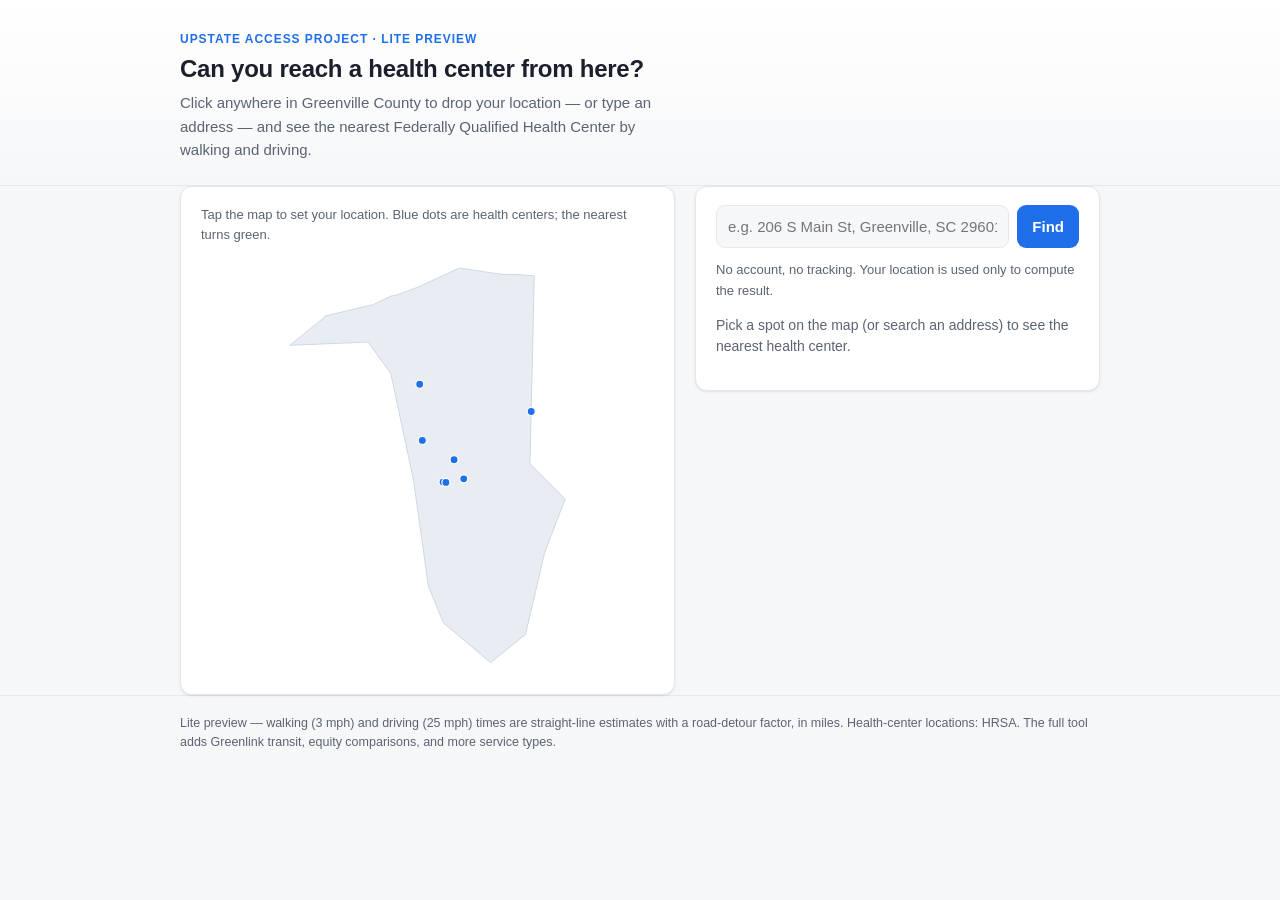
<file: deploy/lite/index.html>
<!doctype html><html lang="en"><head><meta charset="utf-8"><meta name="viewport" content="width=device-width,initial-scale=1"></head><body>
<title>Greenville County — Nearest Health Center (lite)</title>
<style>
:root{
  --bg:#f6f7f9; --panel:#fff; --ink:#1a1f2b; --ink-soft:#5b6472; --line:#e4e7ec;
  --accent:#1f6feb; --accent-soft:#e8f0fe; --good:#197a3d; --danger:#b4232a;
  --shadow:0 1px 3px rgba(16,24,40,.06),0 1px 2px rgba(16,24,40,.04); --radius:12px;
  --land:#e8edf3; --land-line:#c7d0da;
}
@media (prefers-color-scheme:dark){:root{
  --bg:#0f1218; --panel:#171b24; --ink:#e8ebf1; --ink-soft:#9aa4b2; --line:#262c38;
  --accent:#4f8cff; --accent-soft:#182338; --good:#4ec27e; --danger:#ff6b6b; --shadow:none;
  --land:#1c2430; --land-line:#33404f;
}}
:root[data-theme=dark]{color-scheme:dark;--bg:#0f1218;--panel:#171b24;--ink:#e8ebf1;--ink-soft:#9aa4b2;--line:#262c38;--accent:#4f8cff;--accent-soft:#182338;--good:#4ec27e;--danger:#ff6b6b;--shadow:none;--land:#1c2430;--land-line:#33404f;}
:root[data-theme=light]{color-scheme:light;--bg:#f6f7f9;--panel:#fff;--ink:#1a1f2b;--ink-soft:#5b6472;--line:#e4e7ec;--accent:#1f6feb;--accent-soft:#e8f0fe;--good:#197a3d;--danger:#b4232a;--land:#e8edf3;--land-line:#c7d0da;}
*{box-sizing:border-box}
body{margin:0;background:var(--bg);color:var(--ink);
  font:15px/1.55 -apple-system,BlinkMacSystemFont,"Segoe UI",Roboto,Helvetica,Arial,sans-serif;-webkit-font-smoothing:antialiased}
.wrap{max-width:960px;margin:0 auto;padding:0 20px}
header{background:linear-gradient(180deg,var(--panel),var(--bg));border-bottom:1px solid var(--line);padding:30px 0 24px}
.eyebrow{text-transform:uppercase;letter-spacing:.08em;font-size:12px;font-weight:600;color:var(--accent);margin:0 0 6px}
h1{font-size:24px;line-height:1.2;margin:0 0 8px;letter-spacing:-.01em;text-wrap:balance}
.sub{color:var(--ink-soft);margin:0;max-width:60ch}
main{padding:22px 0 44px;display:grid;grid-template-columns:1.1fr .9fr;gap:20px;align-items:start}
@media(max-width:760px){main{grid-template-columns:1fr}}
.card{background:var(--panel);border:1px solid var(--line);border-radius:var(--radius);box-shadow:var(--shadow);padding:18px 20px}
.maphint{font-size:13px;color:var(--ink-soft);margin:0 0 10px}
svg.map{width:100%;height:auto;display:block;border-radius:10px;background:var(--panel)}
.county{fill:var(--land);stroke:var(--land-line);stroke-width:1}
.fqhc{fill:var(--accent);stroke:var(--panel);stroke-width:1.5;cursor:pointer}
.fqhc.near{fill:var(--good)}
.pin{fill:var(--danger);stroke:#fff;stroke-width:2}
.route{stroke:var(--good);stroke-width:2;stroke-dasharray:4 3;fill:none}
.form{display:flex;gap:8px;margin-bottom:12px}
input{flex:1;font:inherit;padding:9px 11px;border-radius:9px;border:1px solid var(--line);background:var(--bg);color:var(--ink)}
input:focus{outline:2px solid var(--accent);border-color:var(--accent)}
button{font:inherit;font-weight:600;padding:9px 15px;border:none;border-radius:9px;background:var(--accent);color:#fff;cursor:pointer}
.status{font-size:13px;color:var(--ink-soft);min-height:18px;margin:0 0 12px}
.status.warn{color:var(--danger)}
.result{margin-top:4px}
.result .lead{font-size:13px;color:var(--ink-soft);text-transform:uppercase;letter-spacing:.05em;margin:0 0 4px}
.result .fname{font-size:19px;font-weight:700;letter-spacing:-.01em;margin:0}
.result .faddr{color:var(--ink-soft);font-size:13.5px;margin:2px 0 12px}
.modes{display:grid;grid-template-columns:1fr 1fr;gap:10px;margin-bottom:14px}
.mode{border:1px solid var(--line);border-radius:10px;padding:12px 14px}
.mode .lbl{font-size:12px;color:var(--ink-soft);text-transform:uppercase;letter-spacing:.05em}
.mode .big{font-size:26px;font-weight:700;letter-spacing:-.02em}
.mode .mi{font-size:12.5px;color:var(--ink-soft)}
.all{list-style:none;margin:6px 0 0;padding:0;font-size:13.5px}
.all li{display:flex;justify-content:space-between;gap:10px;padding:6px 0;border-bottom:1px solid var(--line);cursor:pointer}
.all li:hover{color:var(--accent)}
.all li .r{color:var(--ink-soft);font-variant-numeric:tabular-nums;white-space:nowrap}
.empty{color:var(--ink-soft);font-size:14px}
footer{border-top:1px solid var(--line);padding:18px 0 40px;color:var(--ink-soft);font-size:12.5px}
footer a{color:var(--accent)}
</style>
<header><div class="wrap">
  <p class="eyebrow">Upstate Access Project · lite preview</p>
  <h1>Can you reach a health center from here?</h1>
  <p class="sub">Click anywhere in Greenville County to drop your location — or type an address —
  and see the nearest Federally Qualified Health Center by walking and driving.</p>
</div></header>
<main class="wrap">
  <section class="card">
    <p class="maphint">Tap the map to set your location. Blue dots are health centers; the nearest turns green.</p>
    <svg id="map" class="map" role="img" aria-label="Greenville County map — click to set your location"></svg>
  </section>
  <section class="card">
    <form id="addr-form" class="form">
      <input id="addr" type="text" autocomplete="off" placeholder="e.g. 206 S Main St, Greenville, SC 29601" />
      <button type="submit">Find</button>
    </form>
    <p id="status" class="status">No account, no tracking. Your location is used only to compute the result.</p>
    <div id="result" class="result"><p class="empty">Pick a spot on the map (or search an address) to see the nearest health center.</p></div>
  </section>
</main>
<footer><div class="wrap">
  Lite preview — walking (3&nbsp;mph) and driving (25&nbsp;mph) times are straight-line estimates with a
  road-detour factor, in miles. Health-center locations: HRSA. The full tool adds Greenlink transit,
  equity comparisons, and more service types.
</div></footer>
<script>
const FQHC=[{"name": "Berea", "address": "8000 White Horse Rd", "city": "Greenville", "zip": "29617-1834", "phone": "864-729-8330", "lat": 34.89313457, "lon": -82.46722581}, {"name": "GREER", "address": "111 Berry Ave # A", "city": "Greer", "zip": "29651-1307", "phone": "864-801-2035", "lat": 34.94623694, "lon": -82.22309341}, {"name": "NEW HORIZON FAMILY DENTAL CARE", "address": "1 Memorial Medical Dr", "city": "Greenville", "zip": "29605-4407", "phone": "864-351-2400 x3005", "lat": 34.8164573, "lon": -82.42079351}, {"name": "New Horizon Family Health Services Main Site", "address": "975 W Faris Rd", "city": "Greenville", "zip": "29605-4241", "phone": "864-729-8330 x2259", "lat": 34.81587848, "lon": -82.41432955}, {"name": "ReGenesis Health Care-Phoenix Center", "address": "1400 Cleveland St", "city": "Greenville", "zip": "29607-2410", "phone": "864-467-3790", "lat": 34.82233661, "lon": -82.3743379}, {"name": "TRAVELERS REST", "address": "1588 Geer Hwy", "city": "Travelers Rest", "zip": "29690-9204", "phone": "864-836-1109", "lat": 34.99656759, "lon": -82.47314168}, {"name": "Unity Health On Main", "address": "505 N Main St STE C", "city": "Greenville", "zip": "29601-2019", "phone": "864-232-2734", "lat": 34.85747561, "lon": -82.39606689}];
const GEOM={"type": "Polygon", "coordinates": [[[-82.193006, 34.686303], [-82.236, 34.535962], [-82.313996, 34.484002], [-82.419665, 34.557089], [-82.453789, 34.625114], [-82.486746, 34.819475], [-82.537866, 35.015696], [-82.588598, 35.073973], [-82.764464, 35.068177], [-82.686738, 35.11979], [-82.686496, 35.121822], [-82.582264, 35.142268], [-82.580127, 35.141963], [-82.574406, 35.144216], [-82.536527, 35.159137], [-82.535804, 35.158699], [-82.517284, 35.162643], [-82.51691, 35.163029], [-82.476136, 35.175486], [-82.384029, 35.210542], [-82.35243, 35.206595], [-82.288453, 35.198605], [-82.257515, 35.198636], [-82.230915, 35.196784], [-82.230517, 35.196764], [-82.216217, 35.196044], [-82.225698, 34.850171], [-82.146792, 34.785554], [-82.193006, 34.686303]]]};

const MI_PER_KM=0.621371, WALK_MPH=3.0, DRIVE_MPH=25.0, DETOUR=1.3;
function haversineKm(a,b,c,d){const R=6371.0088,p=Math.PI/180;
  const dphi=(c-a)*p,dl=(d-b)*p,s=Math.sin(dphi/2)**2+Math.cos(a*p)*Math.cos(c*p)*Math.sin(dl/2)**2;
  return 2*R*Math.asin(Math.sqrt(s));}
const fmtMin=m=>Math.round(m)+" min", fmt1=x=>x.toLocaleString(undefined,{maximumFractionDigits:1});

// ---- projection fitted to the county bbox ----
function bboxOf(geom){let a=[Infinity,Infinity,-Infinity,-Infinity];
  const polys=geom.type==="Polygon"?[geom.coordinates]:geom.coordinates;
  for(const poly of polys)for(const ring of poly)for(const[lo,la]of ring){
    if(lo<a[0])a[0]=lo;if(la<a[1])a[1]=la;if(lo>a[2])a[2]=lo;if(la>a[3])a[3]=la;}return a;}
const W=560,H=520,PAD=16;
const bb=bboxOf(GEOM), midLat=(bb[1]+bb[3])/2, kx=Math.cos(midLat*Math.PI/180);
const gw=(bb[2]-bb[0])*kx, gh=bb[3]-bb[1], scale=Math.min((W-2*PAD)/gw,(H-2*PAD)/gh);
const offX=(W-gw*scale)/2, offY=(H-gh*scale)/2;
const project=(lo,la)=>[offX+(lo-bb[0])*kx*scale, offY+(bb[3]-la)*scale];
const invert=(x,y)=>[(x-offX)/(kx*scale)+bb[0], bb[3]-(y-offY)/scale];
function pathFor(geom){const polys=geom.type==="Polygon"?[geom.coordinates]:geom.coordinates;let d="";
  for(const poly of polys)for(const ring of poly){ring.forEach(([lo,la],i)=>{const[x,y]=project(lo,la);
    d+=(i?"L":"M")+x.toFixed(1)+" "+y.toFixed(1);});d+="Z";}return d;}

const SVGNS="http://www.w3.org/2000/svg";
function el(t,a={}){const e=document.createElementNS(SVGNS,t);for(const k in a)e.setAttribute(k,a[k]);return e;}
const svg=document.getElementById("map");
svg.setAttribute("viewBox",`0 0 ${W} ${H}`);
svg.appendChild(el("path",{d:pathFor(GEOM),class:"county"}));
const markerLayer=el("g"); svg.appendChild(markerLayer);
const routeLayer=el("g"); svg.appendChild(routeLayer);
FQHC.forEach((f,i)=>{const[x,y]=project(f.lon,f.lat);
  const c=el("circle",{cx:x,cy:y,r:5,class:"fqhc","data-i":i});
  c.addEventListener("click",ev=>{ev.stopPropagation();});
  const title=el("title");title.textContent=f.name;c.appendChild(title);markerLayer.appendChild(c);f._xy=[x,y];});

let pin=null;
function setLocationXY(x,y){const[lon,lat]=invert(x,y);locate(lat,lon);}
svg.addEventListener("click",ev=>{const pt=svg.createSVGPoint();pt.x=ev.clientX;pt.y=ev.clientY;
  const loc=pt.matrixTransform(svg.getScreenCTM().inverse());setLocationXY(loc.x,loc.y);});

function locate(lat,lon,label){
  const ranked=FQHC.map(f=>{const km=haversineKm(lat,lon,f.lat,f.lon);
    return{f,walk:(km*DETOUR)/(WALK_MPH*1.609344)*60,drive:(km*DETOUR)/(DRIVE_MPH*1.609344)*60,mi:km*DETOUR*MI_PER_KM};})
    .sort((a,b)=>a.walk-b.walk);
  drawPin(lat,lon,ranked[0]); renderResult(ranked,label);
}
function drawPin(lat,lon,best){routeLayer.innerHTML="";
  const[px,py]=project(lon,lat);
  routeLayer.appendChild(el("line",{x1:px,y1:py,x2:best.f._xy[0],y2:best.f._xy[1],class:"route"}));
  if(pin)pin.remove(); pin=el("circle",{cx:px,cy:py,r:6,class:"pin"}); svg.appendChild(pin);
  markerLayer.querySelectorAll(".fqhc").forEach((c,i)=>c.classList.toggle("near",FQHC[i]===best.f));}

function renderResult(ranked,label){const best=ranked[0],r=document.getElementById("result");
  r.innerHTML=`<p class="lead">${label?label:"Nearest community health center"}</p>
    <p class="fname">${esc(best.f.name)}</p>
    <p class="faddr">${esc(best.f.address)}, ${esc(best.f.city)} ${esc(best.f.zip)}${best.f.phone?" · "+esc(best.f.phone):""}</p>
    <div class="modes">
      <div class="mode"><div class="lbl">🚶 Walk</div><div class="big">${fmtMin(best.walk)}</div><div class="mi">${fmt1(best.mi)} mi</div></div>
      <div class="mode"><div class="lbl">🚗 Drive</div><div class="big">${fmtMin(best.drive)}</div><div class="mi">${fmt1(best.mi)} mi</div></div>
    </div>
    <p class="lead">All ${ranked.length} locations</p>
    <ul class="all">${ranked.map(x=>`<li data-lat="${x.f.lat}" data-lon="${x.f.lon}"><span>${esc(x.f.name)}</span><span class="r">${fmtMin(x.walk)} walk · ${fmtMin(x.drive)} drive</span></li>`).join("")}</ul>`;
  r.querySelectorAll(".all li").forEach(li=>li.addEventListener("click",()=>{
    const[la,lo]=[parseFloat(li.dataset.lat),parseFloat(li.dataset.lon)];
    const[x,y]=project(lo,la); // pan? just re-center pin on the facility for context
  }));
}
function esc(s){return String(s??"").replace(/[&<>]/g,c=>({"&":"&amp;","<":"&lt;",">":"&gt;"}[c]));}

// ---- optional address search (works on a hosted page; may be blocked in a sandbox) ----
const form=document.getElementById("addr-form"), status=document.getElementById("status");
form.addEventListener("submit",async e=>{e.preventDefault();
  const q=document.getElementById("addr").value.trim(); if(!q)return;
  status.className="status"; status.textContent="Looking up address…";
  try{
    const url="https://geocoding.geo.census.gov/geocoder/locations/onelineaddress?address="+encodeURIComponent(q)+"&benchmark=Public_AR_Current&format=json";
    const j=await (await fetch(url)).json();
    const m=j.result&&j.result.addressMatches&&j.result.addressMatches[0];
    if(!m){status.className="status warn";status.textContent="No match — try adding city, state, ZIP, or just click the map.";return;}
    status.textContent="From "+m.matchedAddress;
    locate(m.coordinates.y,m.coordinates.x,"Nearest to "+m.matchedAddress.split(",")[0]);
  }catch(err){status.className="status warn";
    status.textContent="Address search isn’t available here — click the map to drop your location instead.";}
});

// theme toggle honoring stamped attribute already handled by CSS.

</script>

</body></html>
</file>
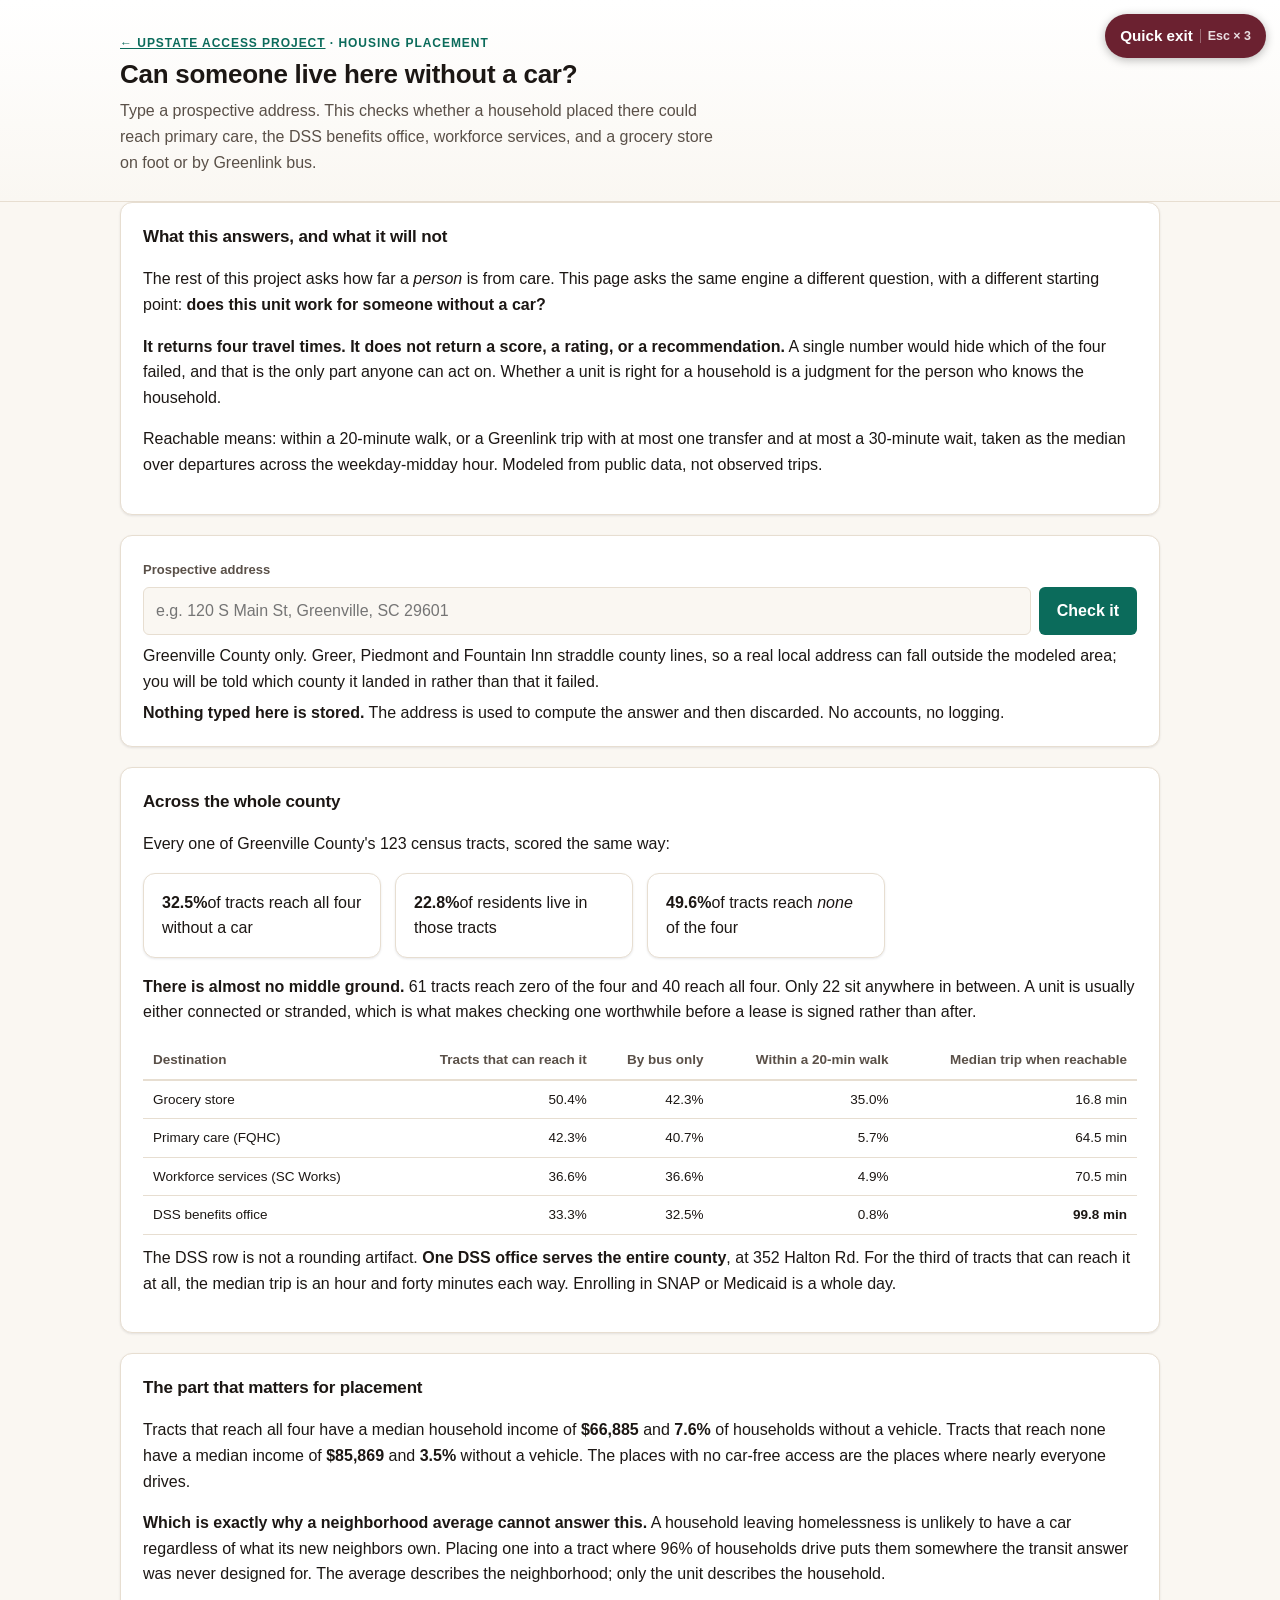
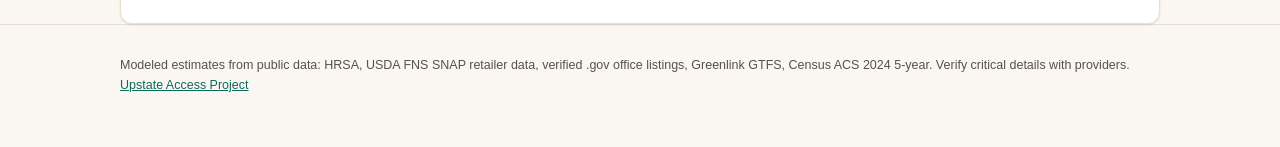
<file: housing-access.html>
<!DOCTYPE html>
<html lang="en">
<head>
  <meta charset="utf-8" />
  <meta name="referrer" content="no-referrer" />
  <meta name="viewport" content="width=device-width, initial-scale=1" />
  <title>Can someone live here without a car? — Upstate Access Project</title>
  <link rel="icon" href="data:image/svg+xml,<svg xmlns=%27http://www.w3.org/2000/svg%27 viewBox=%270 0 100 100%27><text y=%27.9em%27 font-size=%2790%27>🏠</text></svg>" />
  <link rel="stylesheet" href="styles.css" />
  <link rel="stylesheet" href="greenville-access.css" />
  <link rel="stylesheet" href="housing-access.css" />
</head>
<body>
  <!-- Skip link. quick-exit.js prepends the Quick exit button ahead of this,
       so tab order is: leave the page, then skip the header, then the content. -->
  <a class="skip-link" href="#main">Skip to the main content</a>
  <header class="site-header">
    <div class="wrap">
      <p class="eyebrow"><a href="index.html">← Upstate Access Project</a> · housing placement</p>
      <h1>Can someone live here without a car?</h1>
      <p class="subtitle">Type a prospective address. This checks whether a
        household placed there could reach primary care, the DSS benefits office,
        workforce services, and a grocery store on foot or by Greenlink bus.</p>
    </div>
  </header>

  <main class="wrap" id="main" tabindex="-1">
    <section class="panel">
      <h2 style="margin-top:0">What this answers, and what it will not</h2>
      <p>The rest of this project asks how far a <em>person</em> is from care. This
        page asks the same engine a different question, with a different starting
        point: <b>does this unit work for someone without a car?</b></p>
      <p><b>It returns four travel times. It does not return a score, a rating, or
        a recommendation.</b> A single number would hide which of the four failed,
        and that is the only part anyone can act on. Whether a unit is right for a
        household is a judgment for the person who knows the household.</p>
      <p class="fine">Reachable means: within a 20-minute walk, or a Greenlink trip
        with at most one transfer and at most a 30-minute wait, taken as the median
        over departures across the weekday-midday hour. Modeled from public data,
        not observed trips.</p>
    </section>

    <section class="panel">
      <form id="housing-form" class="lookup-widget" novalidate>
        <label for="addr"><b>Prospective address</b></label>
        <div class="hf-row">
          <input id="addr" name="address" type="text" autocomplete="off"
                 placeholder="e.g. 120 S Main St, Greenville, SC 29601" required />
          <button type="submit" id="go">Check it</button>
        </div>
        <p class="fine" style="margin:8px 0 0">Greenville County only. Greer,
          Piedmont and Fountain Inn straddle county lines, so a real local address
          can fall outside the modeled area; you will be told which county it landed
          in rather than that it failed.</p>
        <p class="fine" style="margin:6px 0 0"><b>Nothing typed here is stored.</b>
          The address is used to compute the answer and then discarded. No accounts,
          no logging.</p>
      </form>
      <!-- Always rendered, never `hidden`: a live region removed from the
           accessibility tree announces nothing when its text changes. -->
      <p id="status" class="notice status" role="status"></p>
      <p id="error" class="notice status error" role="alert"></p>
      <div id="result" hidden></div>
    </section>

    <section class="panel">
      <h2 style="margin-top:0">Across the whole county</h2>
      <p>Every one of Greenville County's 123 census tracts, scored the same way:</p>
      <div class="kpi-row">
        <div class="kpi"><b>32.5%</b><span>of tracts reach all four without a car</span></div>
        <div class="kpi"><b>22.8%</b><span>of residents live in those tracts</span></div>
        <div class="kpi"><b>49.6%</b><span>of tracts reach <em>none</em> of the four</span></div>
      </div>
      <p><b>There is almost no middle ground.</b> 61 tracts reach zero of the four
        and 40 reach all four. Only 22 sit anywhere in between. A unit is usually
        either connected or stranded, which is what makes checking one worthwhile
        before a lease is signed rather than after.</p>
      <table class="span-table">
        <thead><tr><th>Destination</th><th>Tracts that can reach it</th>
          <th>By bus only</th><th>Within a 20-min walk</th>
          <th>Median trip when reachable</th></tr></thead>
        <tbody>
          <tr><td>Grocery store</td><td>50.4%</td><td>42.3%</td><td>35.0%</td><td>16.8 min</td></tr>
          <tr><td>Primary care (FQHC)</td><td>42.3%</td><td>40.7%</td><td>5.7%</td><td>64.5 min</td></tr>
          <tr><td>Workforce services (SC Works)</td><td>36.6%</td><td>36.6%</td><td>4.9%</td><td>70.5 min</td></tr>
          <tr><td>DSS benefits office</td><td>33.3%</td><td>32.5%</td><td>0.8%</td><td><b>99.8 min</b></td></tr>
        </tbody>
      </table>
      <p class="fine" style="margin-top:10px">The DSS row is not a rounding artifact.
        <b>One DSS office serves the entire county</b>, at 352 Halton Rd. For the
        third of tracts that can reach it at all, the median trip is an hour and
        forty minutes each way. Enrolling in SNAP or Medicaid is a whole day.</p>
    </section>

    <section class="panel">
      <h2 style="margin-top:0">The part that matters for placement</h2>
      <p>Tracts that reach all four have a median household income of
        <b>$66,885</b> and <b>7.6%</b> of households without a vehicle. Tracts that
        reach none have a median income of <b>$85,869</b> and <b>3.5%</b> without a
        vehicle. The places with no car-free access are the places where nearly
        everyone drives.</p>
      <p><b>Which is exactly why a neighborhood average cannot answer this.</b> A
        household leaving homelessness is unlikely to have a car regardless of what
        its new neighbors own. Placing one into a tract where 96% of households
        drive puts them somewhere the transit answer was never designed for. The
        average describes the neighborhood; only the unit describes the household.</p>
    </section>
  </main>

  <footer class="site-footer">
    <div class="wrap">
      <p class="fine">Modeled estimates from public data: HRSA, USDA FNS SNAP
        retailer data, verified .gov office listings, Greenlink GTFS, Census ACS
        2024 5-year. Verify critical details with providers.
        <a href="index.html">Upstate Access Project</a></p>
    </div>
  </footer>

  <script src="housing-access.js"></script>
  <script src="quick-exit.js"></script>
</body>
</html>
</file>
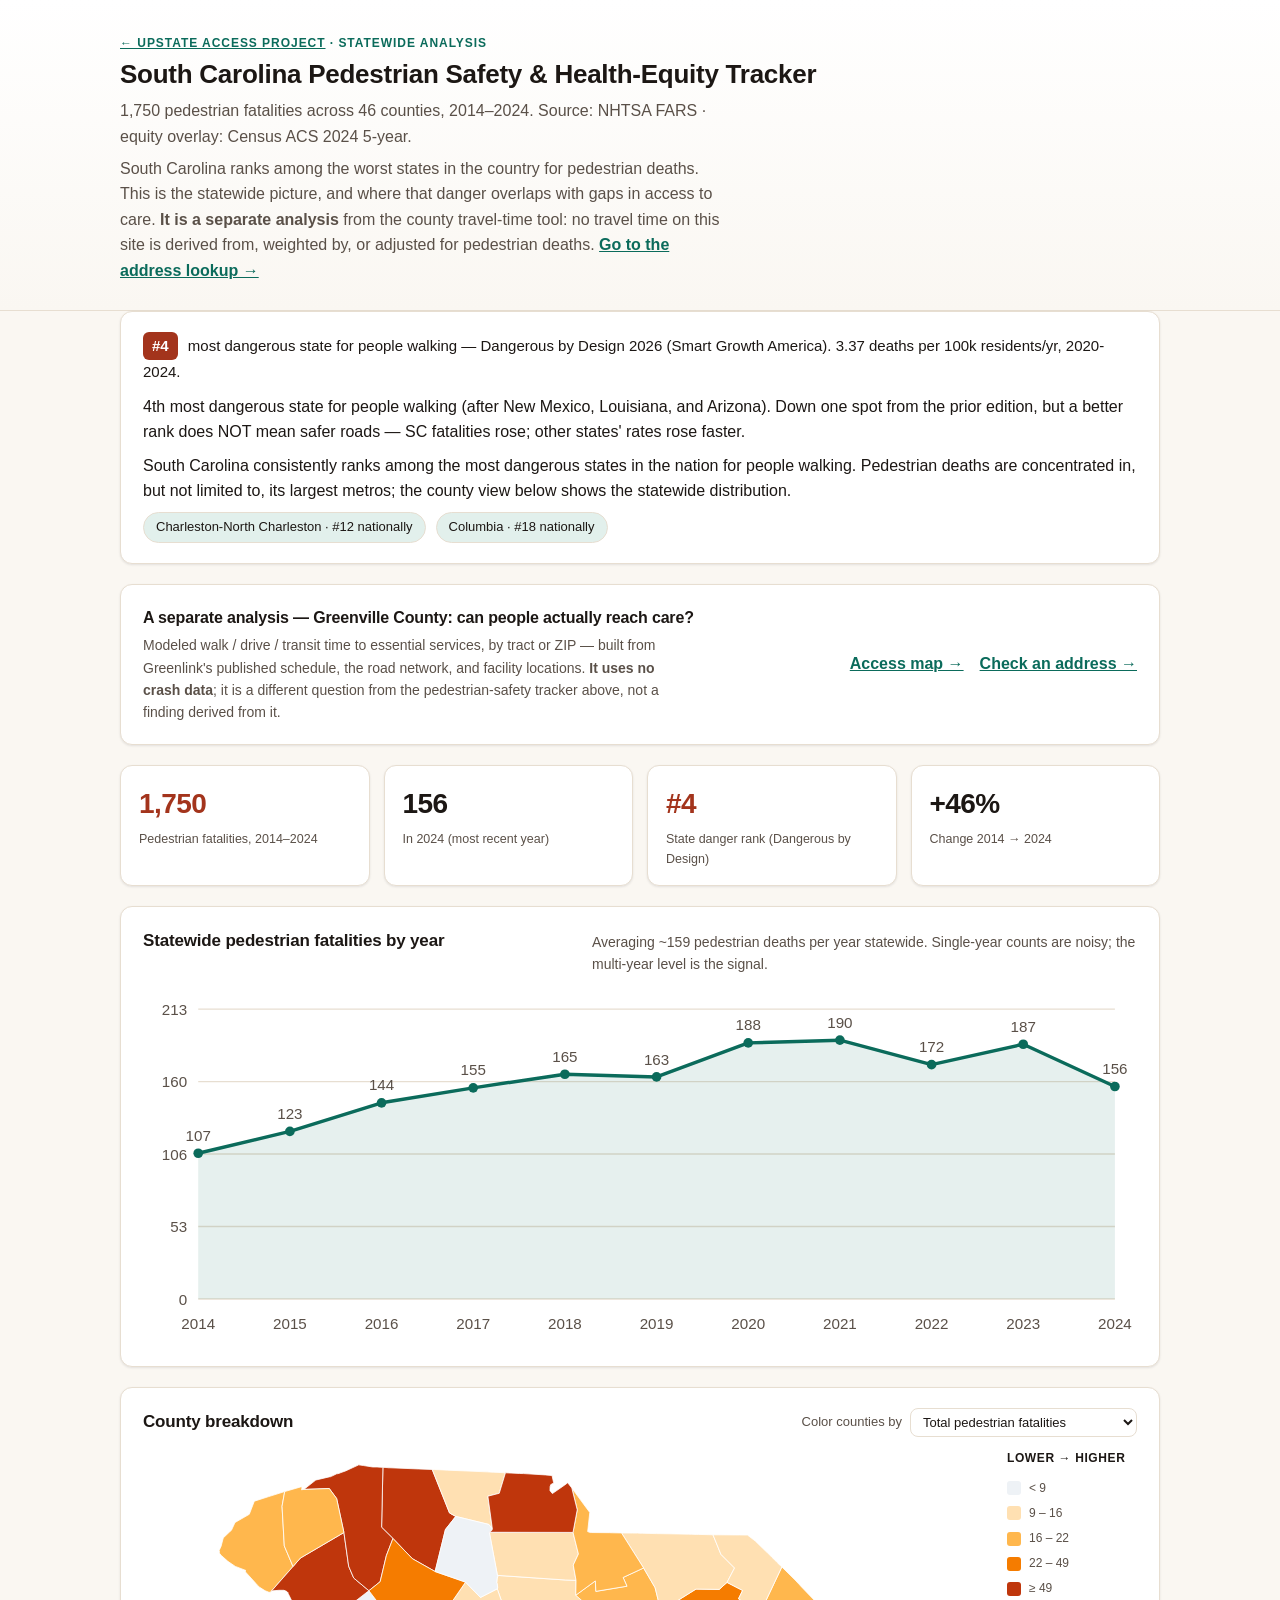
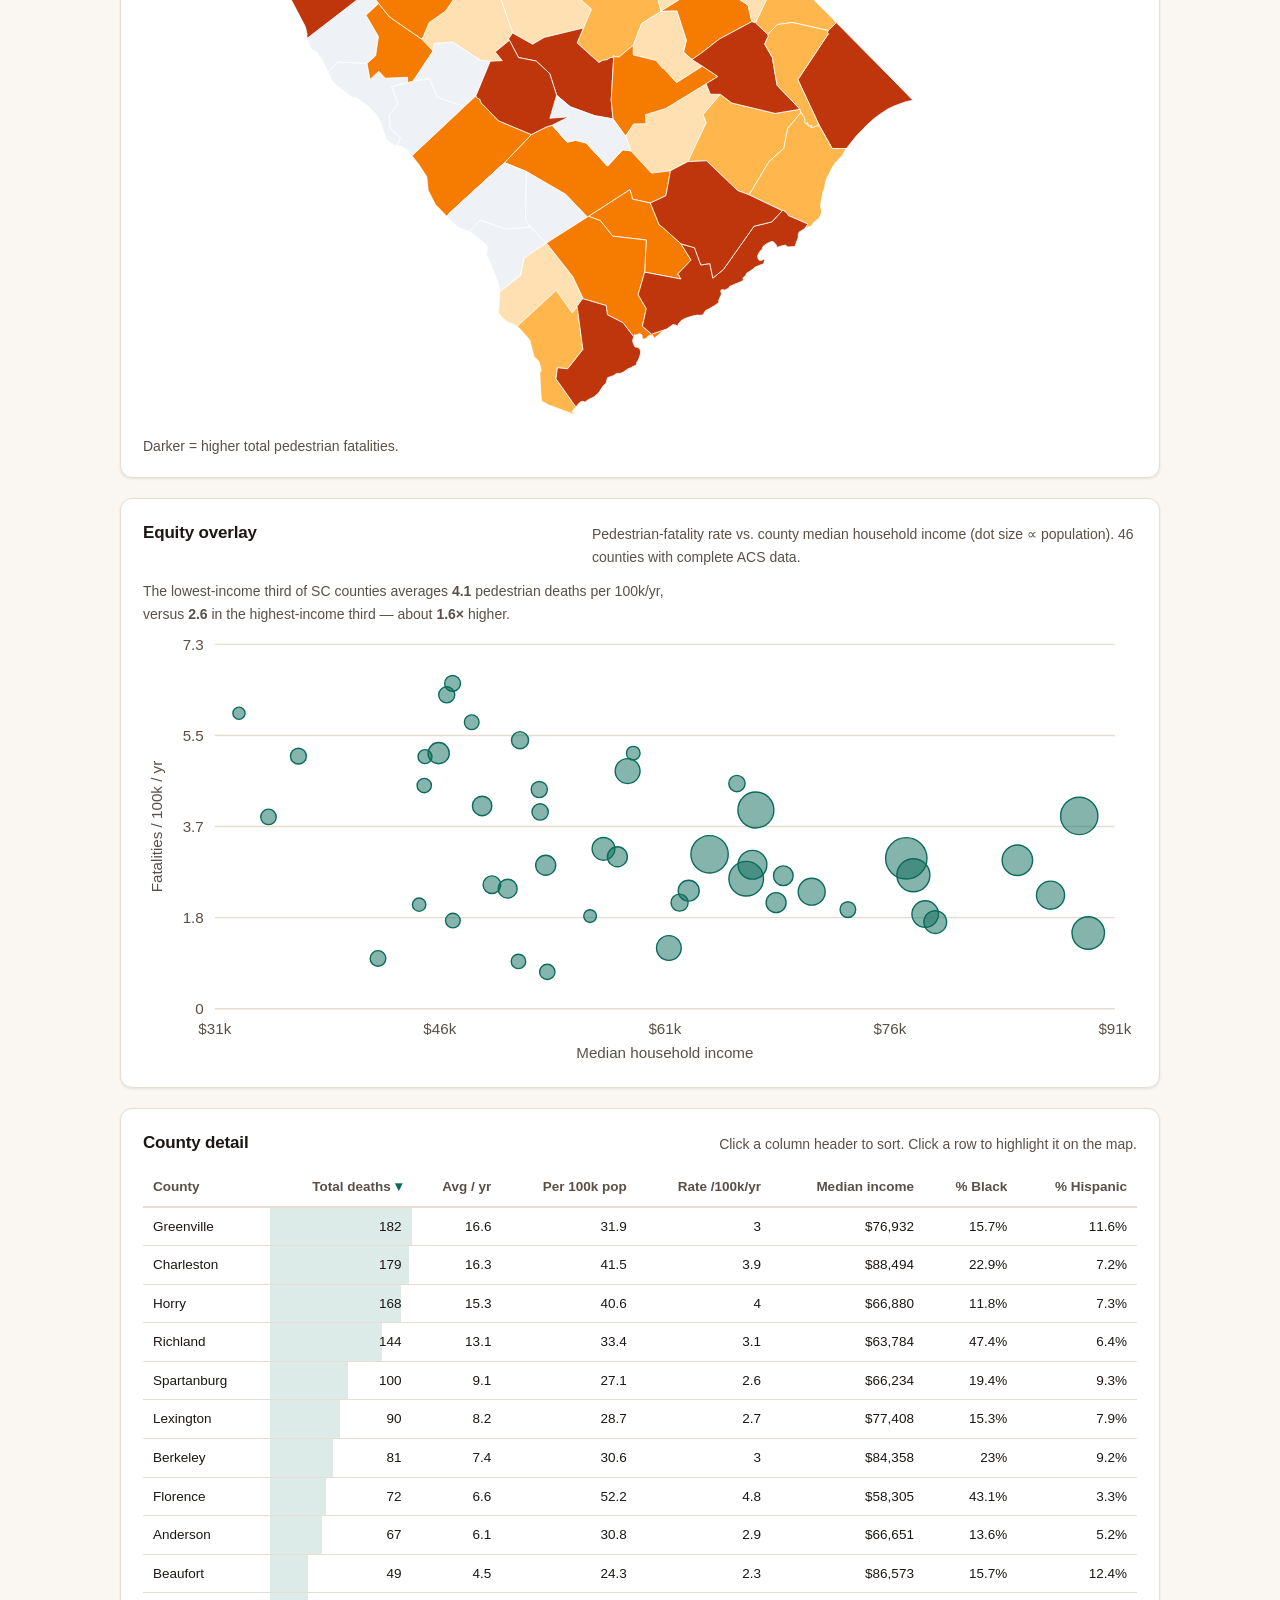
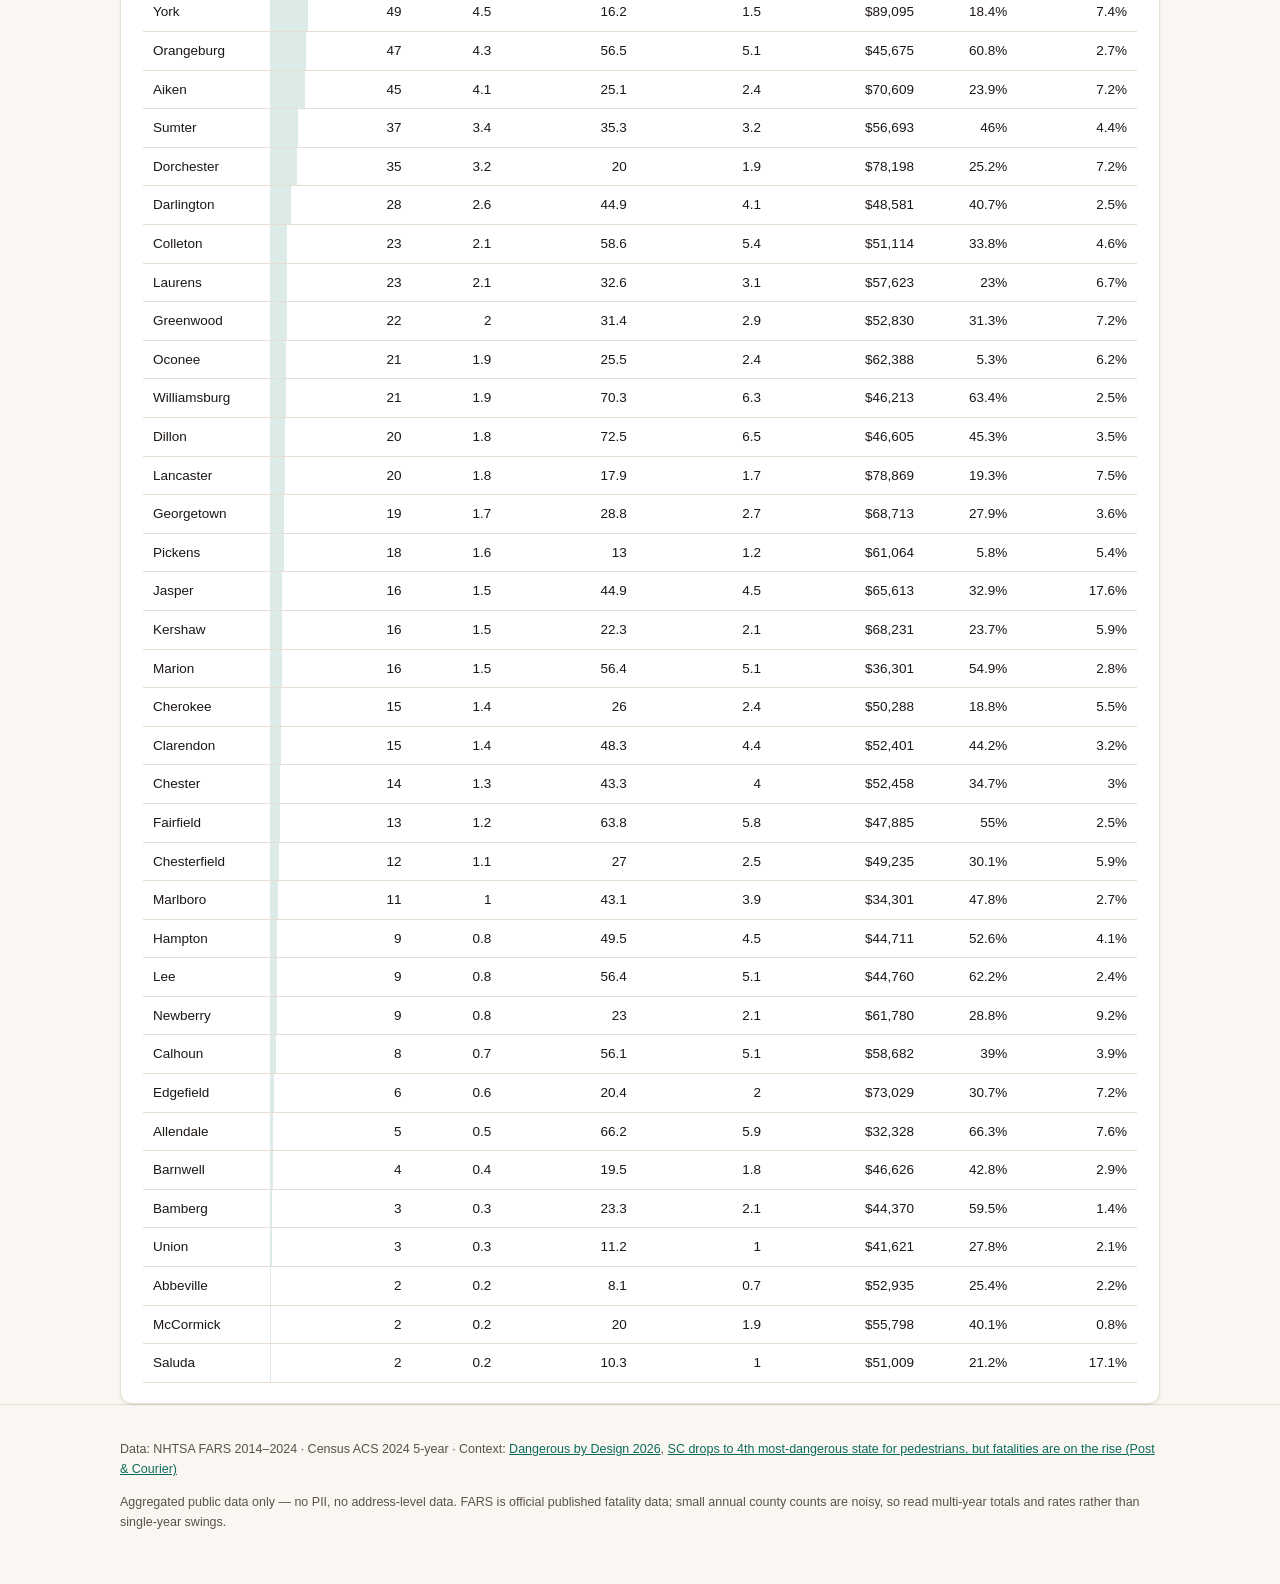
<file: dashboard/pedestrian-safety.html>
<!DOCTYPE html>
<html lang="en">
<head>
  <meta charset="utf-8" />
  <meta name="viewport" content="width=device-width, initial-scale=1" />
  <title>SC Pedestrian Safety &amp; Health-Equity Tracker — Upstate Access Project</title>
  <link rel="icon" href="data:image/svg+xml,<svg xmlns=%27http://www.w3.org/2000/svg%27 viewBox=%270 0 100 100%27><text y=%27.9em%27 font-size=%2790%27>🚶</text></svg>" />
  <link rel="stylesheet" href="styles.css" />
</head>
<body>
  <header class="site-header">
    <div class="wrap">
      <p class="eyebrow"><a href="index.html">← Upstate Access Project</a> · statewide analysis</p>
      <h1>South Carolina Pedestrian Safety &amp; Health-Equity Tracker</h1>
      <p class="subtitle" id="subtitle">Loading data…</p>
      <p class="subtitle" style="margin-top:6px">
        South Carolina ranks among the worst states in the country for pedestrian
        deaths. This is the statewide picture, and where that danger overlaps with
        gaps in access to care.
        <b>It is a separate analysis</b> from the county travel-time tool: no
        travel time on this site is derived from, weighted by, or adjusted for
        pedestrian deaths. <a href="index.html" style="font-weight:600">Go to the
        address lookup →</a>
      </p>
    </div>
  </header>

  <main class="wrap" id="main" hidden>
    <!-- Context / framing -->
    <section class="panel context" id="context-panel"></section>

    <!-- Tier 2 cross-link -->
    <section class="panel" style="display:flex;justify-content:space-between;align-items:center;gap:14px;flex-wrap:wrap">
      <div>
        <h2 style="margin:0 0 4px;font-size:16px">A separate analysis — Greenville County: can people actually reach care?</h2>
        <p class="panel-sub" style="margin:0">Modeled walk / drive / transit time to essential services, by tract or ZIP —
          built from Greenlink's published schedule, the road network, and facility locations.
          <b>It uses no crash data</b>; it is a different question from the pedestrian-safety tracker above,
          not a finding derived from it.</p>
      </div>
      <div style="display:flex;gap:16px;white-space:nowrap">
        <a href="greenville-access.html" style="font-weight:600">Access map →</a>
        <a href="index.html" id="lookup-link" style="font-weight:600">Check an address →</a>
        <script>
          // On local dev the working lookup runs on its own port; everywhere
          // else index.html IS the lookup, so the href needs no rewriting.
          //
          // What used to be here also wrote into #lookup-status, an element that
          // only exists on index.html. After the split that line threw a
          // TypeError on this page every load, silently, because it sat inside a
          // .then() with a bare .catch(). Nothing visible broke, which is why it
          // would have survived indefinitely.
          (function () {
            if (location.port !== "8137") return;
            const link = document.getElementById("lookup-link");
            if (link) link.href = "http://localhost:8138/";
          })();
        </script>
      </div>
    </section>

    <!-- KPI tiles -->
    <section class="kpi-row" id="kpi-row" aria-label="Key statistics"></section>

    <!-- Statewide trend -->
    <section class="panel">
      <div class="panel-head">
        <h2>Statewide pedestrian fatalities by year</h2>
        <p class="panel-sub" id="trend-sub"></p>
      </div>
      <div id="trend-chart" class="chart"></div>
    </section>

    <!-- County map + controls -->
    <section class="panel">
      <div class="panel-head">
        <h2>County breakdown</h2>
        <div class="controls">
          <label for="metric-select">Color counties by</label>
          <select id="metric-select"></select>
        </div>
      </div>
      <div class="map-grid">
        <div id="choropleth" class="chart"></div>
        <div id="map-legend" class="legend"></div>
      </div>
      <p class="panel-sub" id="map-note"></p>
    </section>

    <!-- Equity overlay -->
    <section class="panel" id="equity-panel">
      <div class="panel-head">
        <h2>Equity overlay</h2>
        <p class="panel-sub" id="equity-sub"></p>
      </div>
      <div id="equity-body"></div>
    </section>

    <!-- County table -->
    <section class="panel">
      <div class="panel-head">
        <h2>County detail</h2>
        <p class="panel-sub">Click a column header to sort. Click a row to highlight it on the map.</p>
      </div>
      <div class="table-scroll">
        <table id="county-table"></table>
      </div>
    </section>
  </main>

  <footer class="site-footer">
    <div class="wrap">
      <p id="footer-sources"></p>
      <p class="fine">
        Aggregated public data only — no PII, no address-level data.
        FARS is official published fatality data; small annual county counts are noisy,
        so read multi-year totals and rates rather than single-year swings.
      </p>
    </div>
  </footer>

  <div id="tooltip" class="tooltip" hidden></div>

  <script src="app.js"></script>
</body>
</html>
</file>
<file: styles.css>
/* Upstate Access Project — shared site styles
   Self-contained, no external assets. Light/dark aware. */

/* Warm palette at measured contrast (29 Aug). Every ink/accent pair below is
   >= 4.5:1 on both --bg and --panel in light AND dark; ink and ink-soft clear
   7:1. The old cool-gray --ink-soft (#5b6472) was 4.9:1, which is a pass on
   paper and a squint in a waiting room. Audience skews Medicare-age on
   phones, so contrast is a feature, not a preference. */
:root {
  --bg: #faf7f2;
  --panel: #ffffff;
  --ink: #1c1714;
  --ink-soft: #5a5048;
  --line: #e7ded1;
  --accent: #0b6b5b;
  --accent-soft: #e2f0ec;
  --on-accent: #ffffff;
  --on-danger: #ffffff;
  --danger: #a3341c;
  --warn-bg: #fdf3e0;
  --warn-line: #e0bd7f;
  --shadow: 0 1px 3px rgba(16, 24, 40, 0.06), 0 1px 2px rgba(16, 24, 40, 0.04);
  --radius: 12px;
  /* sequential ramp (low -> high) for choropleth; swap freely */
  --seq-0: #eef2f6;
  --seq-1: #ffe0b2;
  --seq-2: #ffb74d;
  --seq-3: #f57c00;
  --seq-4: #bf360c;
}

@media (prefers-color-scheme: dark) {
  :root {
    --bg: #14110e;
    --panel: #1e1a16;
    --ink: #f2ece4;
    --ink-soft: #b3a89c;
    --line: #332c25;
    --accent: #5fd3bd;
    --accent-soft: #16302b;
    --on-accent: #14110e;
    --on-danger: #14110e;
    --danger: #ff8a6b;
    --warn-bg: #2b2312;
    --warn-line: #6e5c33;
    --shadow: none;
    --seq-0: #2a2219;
  }
}

* { box-sizing: border-box; }

body {
  margin: 0;
  background: var(--bg);
  color: var(--ink);
  font: 16px/1.6 -apple-system, BlinkMacSystemFont, "Segoe UI", Roboto, Helvetica, Arial, sans-serif;
  -webkit-font-smoothing: antialiased;
}

.wrap { max-width: 1080px; margin: 0 auto; padding: 0 20px; }

/* Header */
.site-header {
  background: linear-gradient(180deg, var(--panel), var(--bg));
  border-bottom: 1px solid var(--line);
  padding: 34px 0 26px;
}
.eyebrow {
  text-transform: uppercase;
  letter-spacing: 0.08em;
  font-size: 12px;
  font-weight: 600;
  color: var(--accent);
  margin: 0 0 6px;
}
h1 { font-size: 26px; line-height: 1.2; margin: 0 0 8px; letter-spacing: -0.01em; }
.subtitle { color: var(--ink-soft); margin: 0; max-width: 68ch; }

main { padding: 24px 0 40px; display: flex; flex-direction: column; gap: 20px; }

/* Panels */
.panel {
  background: var(--panel);
  border: 1px solid var(--line);
  border-radius: var(--radius);
  box-shadow: var(--shadow);
  padding: 20px 22px;
}
.panel-head { display: flex; justify-content: space-between; align-items: flex-start; gap: 16px; flex-wrap: wrap; margin-bottom: 12px; }
.panel h2 { font-size: 17px; margin: 0; letter-spacing: -0.01em; }
.panel-sub { color: var(--ink-soft); font-size: 14px; margin: 4px 0 0; max-width: 70ch; }

/* Context panel */
.context .rank-line { font-size: 15px; margin: 0 0 10px; }
.context .rank-badge {
  display: inline-block; background: var(--danger); color: var(--on-danger);
  font-weight: 700; border-radius: 6px; padding: 2px 9px; margin-right: 6px;
}
.context p { margin: 0 0 8px; }
.context .metros { display: flex; gap: 10px; flex-wrap: wrap; margin-top: 6px; }
.context .metro-chip {
  background: var(--accent-soft); color: var(--ink);
  border: 1px solid var(--line); border-radius: 999px;
  padding: 4px 12px; font-size: 13px;
}

/* KPI tiles */
.kpi-row { display: grid; grid-template-columns: repeat(4, 1fr); gap: 14px; }
.kpi {
  background: var(--panel); border: 1px solid var(--line);
  border-radius: var(--radius); box-shadow: var(--shadow); padding: 16px 18px;
}
.kpi .val { font-size: 28px; font-weight: 700; letter-spacing: -0.02em; }
.kpi .val.danger { color: var(--danger); }
.kpi .label { color: var(--ink-soft); font-size: 12.5px; margin-top: 2px; }

/* Charts */
.chart svg { width: 100%; height: auto; display: block; }

/* Map */
.map-grid { display: grid; grid-template-columns: 1fr auto; gap: 18px; align-items: start; }
.legend { font-size: 12px; color: var(--ink-soft); min-width: 130px; }
.legend .swatch { display: inline-block; width: 14px; height: 14px; border-radius: 3px; margin-right: 8px; vertical-align: -2px; }
.legend .row { display: flex; align-items: center; margin-bottom: 6px; }
.legend h4 { margin: 0 0 10px; font-size: 12px; color: var(--ink); text-transform: uppercase; letter-spacing: 0.05em; }

.county-shape { stroke: var(--panel); stroke-width: 0.6; cursor: pointer; transition: opacity 0.12s; }
.county-shape:hover { opacity: 0.75; }
.county-shape.sel { stroke: var(--ink); stroke-width: 1.6; }

/* Controls */
.controls { display: flex; align-items: center; gap: 8px; font-size: 13px; color: var(--ink-soft); }
select {
  font: inherit; font-size: 13px; padding: 5px 8px; border-radius: 8px;
  border: 1px solid var(--line); background: var(--panel); color: var(--ink);
}

/* Table */
.table-scroll { overflow-x: auto; }
table { border-collapse: collapse; width: 100%; font-size: 13.5px; }
th, td { text-align: right; padding: 8px 10px; border-bottom: 1px solid var(--line); white-space: nowrap; }
th:first-child, td:first-child { text-align: left; position: sticky; left: 0; background: var(--panel); }
thead th { cursor: pointer; user-select: none; color: var(--ink-soft); font-weight: 600; border-bottom: 2px solid var(--line); }
thead th:hover { color: var(--ink); }
thead th.sorted::after { content: " ▾"; color: var(--accent); }
thead th.sorted.asc::after { content: " ▴"; }
tbody tr { cursor: pointer; }
tbody tr:hover { background: var(--accent-soft); }
tbody tr.sel { background: var(--accent-soft); }
td.na { color: var(--ink-soft); }
.bar-cell { position: relative; }
.bar-cell .bar { position: absolute; left: 0; top: 0; bottom: 0; background: var(--accent); opacity: 0.14; }
.bar-cell span { position: relative; }

/* Service-span (time-of-day) table — plain, not sortable */
.span-table thead th, .span-table tbody tr { cursor: default; }
.span-table tbody tr:hover { background: transparent; }
.span-table tr.base { background: var(--accent-soft); }
/* Undo the sortable-county-table sticky first column (it paints an opaque
   var(--panel) cell over the tr.base highlight). */
.span-table th:first-child, .span-table td:first-child { position: static; background: transparent; }

/* Notices */
.notice {
  background: var(--warn-bg); border: 1px solid var(--warn-line);
  border-radius: 10px; padding: 12px 14px; font-size: 13.5px; color: var(--ink);
}
.notice code { background: rgba(0,0,0,0.06); padding: 1px 5px; border-radius: 4px; font-size: 12.5px; }

/* Tooltip */
.tooltip {
  position: fixed; pointer-events: none; z-index: 50;
  background: var(--ink); color: var(--bg);
  padding: 8px 10px; border-radius: 8px; font-size: 12.5px; line-height: 1.4;
  box-shadow: 0 4px 14px rgba(0,0,0,0.25); max-width: 240px;
}
.tooltip b { color: var(--bg); }
@media (prefers-color-scheme: dark) { .tooltip b { color: var(--bg); } }

/* Footer */
.site-footer { border-top: 1px solid var(--line); padding: 22px 0 40px; color: var(--ink-soft); font-size: 12.5px; }
.site-footer a { color: var(--accent); }
.fine { margin-top: 8px; }

a { color: var(--accent); }

/* Equity scatter axis text */
.axis-label { fill: var(--ink-soft); font-size: 11px; }
.grid-line { stroke: var(--line); stroke-width: 1; }
.dot { cursor: pointer; }
.dot:hover { stroke: var(--ink); stroke-width: 1.5; }

@media (max-width: 760px) {
  .kpi-row { grid-template-columns: repeat(2, 1fr); }
  .map-grid { grid-template-columns: 1fr; }
  h1 { font-size: 22px; }
}

/* ── Embedded address-lookup widget (dashboard/lookup-widget.js) ──────────────
   Ported from the former standalone lookup app and scoped under .lookup-widget
   so none of it collides with the dashboard's own table/select/button rules. */
.lookup-widget .form { display: flex; flex-direction: column; gap: 14px; max-width: 620px; }
.lookup-widget .field { display: flex; flex-direction: column; gap: 5px; }
.lookup-widget label { font-size: 13px; font-weight: 600; color: var(--ink-soft); }
.lookup-widget input, .lookup-widget select {
  font: inherit; padding: 10px 12px; border-radius: 9px;
  border: 1px solid var(--line); background: var(--bg); color: var(--ink); }
.lookup-widget input:focus, .lookup-widget select:focus {
  outline: 2px solid var(--accent); border-color: var(--accent); }
.lookup-widget button { font: inherit; font-weight: 600; padding: 11px 16px; border: none;
  border-radius: 9px; background: var(--accent); color: var(--on-accent); cursor: pointer; align-self: flex-start; }
.lookup-widget button:disabled { opacity: .6; cursor: progress; }
.lookup-widget .privacy-inline { margin: 2px 0 0; font-size: 13.5px; color: var(--ink-soft); }
.lookup-widget .status { margin-top: 14px; padding: 14px 18px; border-radius: var(--radius);
  border: 1px solid var(--line); background: var(--panel); color: var(--ink-soft); }
.lookup-widget .status.error { border-color: var(--danger); color: var(--danger); }
.lookup-widget .card { margin-top: 16px; background: var(--panel); border: 1px solid var(--line);
  border-radius: var(--radius); padding: 18px 20px; }
.lookup-widget .result-head { display: flex; align-items: baseline; justify-content: space-between;
  gap: 12px; flex-wrap: wrap; margin-bottom: 4px; }
.lookup-widget .matched { color: var(--ink-soft); font-size: 12.5px; margin: 0 0 16px; }
.lookup-widget .badge { font-size: 11px; font-weight: 700; padding: 2px 8px; border-radius: 999px;
  background: var(--accent-soft); color: var(--accent); white-space: nowrap; }
.lookup-widget .modes { display: grid; grid-template-columns: repeat(auto-fit, minmax(150px, 1fr));
  gap: 12px; margin: 6px 0 4px; }
.lookup-widget .mode { border: 1px solid var(--line); border-radius: 10px; padding: 14px 16px; }
.lookup-widget .mode-label { font-size: 12px; color: var(--ink-soft); text-transform: uppercase;
  letter-spacing: .05em; }
.lookup-widget .big { font-size: 30px; font-weight: 700; letter-spacing: -.02em; margin: 2px 0; }
.lookup-widget .big.unreach { font-size: 18px; color: var(--danger); font-weight: 600; }
.lookup-widget .sub { font-size: 12.5px; color: var(--ink-soft); }
.lookup-widget .facility { margin-top: 14px; padding-top: 14px; border-top: 1px solid var(--line); }
.lookup-widget .fname { font-weight: 600; }
.lookup-widget .faddr { color: var(--ink-soft); font-size: 13px; }
.lookup-widget .alts { margin: 16px 0 0; }
.lookup-widget .alts h4, .lookup-widget .equity h4 { font-size: 13px; text-transform: uppercase;
  letter-spacing: .05em; color: var(--ink-soft); margin: 0 0 8px; }
.lookup-widget .alts ul { margin: 0; padding-left: 0; list-style: none; font-size: 13.5px; }
.lookup-widget .alts li { display: flex; justify-content: space-between; padding: 5px 0;
  border-bottom: 1px solid var(--line); }
.lookup-widget .alts li span:last-child { color: var(--ink-soft); }
.lookup-widget .legs { margin: 10px 0 0; padding: 0; list-style: none; font-size: 13px; }
.lookup-widget .legs li { display: block; padding: 6px 0; border-bottom: 1px dashed var(--line); }
.lookup-widget .legs .route { display: inline-block; font-weight: 700; background: var(--ink);
  color: var(--bg); border-radius: 5px; padding: 0 6px; margin-right: 6px; font-size: 12px; }
.lookup-widget .equity { margin-top: 16px; padding-top: 16px; border-top: 1px solid var(--line); }
.lookup-widget .equity table { width: 100%; border-collapse: collapse; font-size: 13.5px; }
.lookup-widget .equity th, .lookup-widget .equity td { text-align: right; padding: 6px 8px;
  border-bottom: 1px solid var(--line); white-space: normal; }
/* Undo the sortable-county-table sticky first column inside this widget. */
.lookup-widget .equity th:first-child, .lookup-widget .equity td:first-child {
  text-align: left; position: static; background: transparent; }
.lookup-widget .equity .note { font-size: 12.5px; color: var(--ink-soft); margin: 8px 0 0; }
.lookup-widget .equity-callout { background: var(--accent-soft); border-radius: 9px;
  padding: 10px 12px; font-size: 13.5px; margin-bottom: 10px; }

/* ---- Results: one answer first (29 Aug) ----
   Four equal-weight mode cards made the reader do the comparing. The headline
   is now a single number in the mode this audience can actually use, and
   everything else waits behind a tap. */
.lookup-widget .answer { margin: 2px 0 4px; display: flex; align-items: baseline;
  gap: 10px; flex-wrap: wrap; }
.lookup-widget .answer-num { font-size: 52px; font-weight: 800; letter-spacing: -.03em;
  line-height: 1.05; color: var(--ink); }
.lookup-widget .answer-num.unreach { font-size: 30px; color: var(--danger); }
.lookup-widget .answer-verb { font-size: 24px; font-weight: 600; color: var(--ink-soft); }
.lookup-widget .answer-note { margin: 0 0 6px; font-size: 14px; color: var(--danger); font-weight: 600; }
.lookup-widget details.more { margin-top: 10px; border-top: 1px solid var(--line); padding-top: 10px; }
.lookup-widget details.more > summary { cursor: pointer; font-weight: 600; font-size: 15px;
  color: var(--accent); padding: 4px 0; list-style-position: outside; }
.lookup-widget details.more > summary:hover { text-decoration: underline; }
/* Touch target: this audience is largely on phones, often older hands. */
.lookup-widget details.more > summary { min-height: 40px; display: list-item; }
.lookup-widget button { min-height: 48px; font-size: 17px; }
.lookup-widget input, .lookup-widget select { min-height: 48px; font-size: 16px; }
.lookup-widget .answer-num.hard { font-size: 34px; color: var(--danger); line-height: 1.15; }
.lookup-widget .answer-note { color: var(--ink-soft); font-weight: 600; font-size: 15px; }

/* Quick exit. Always reachable, never in the way: fixed to the corner, high
   contrast, and it keeps its place when the keyboard focus ring lands on it. */
/* Top right, not bottom right. Turk & Hutchings, CHI 2023, measured exit
   buttons across 2,045 support-service sites: the right-hand side is easier to
   find than the left, with a further gain from the top right specifically. */
#quick-exit {
  position: fixed;
  right: 14px;
  top: 14px;
  z-index: 9999;
  /* TAP TARGET, not decoration. 44px is the WCAG 2.5.5 / platform floor, and
     this is the one control somebody reaches for in a hurry, on a borrowed
     phone, without looking at it. Measured 3 Sep on the live beta at 34px. */
  min-height: 44px;
  display: inline-flex;
  align-items: center;
  padding: 9px 15px;
  /* Longhands, because `font: 600 0.92rem/1.2 inherit` was INVALID and the
     browser dropped the whole declaration: `inherit` is only legal as the
     entire value of the `font` shorthand, never as the family inside it. So
     this button was never 0.92rem and never weight 600. It was falling back to
     the user-agent default button font at 13.33px, which is how a control sized
     deliberately at 0.92rem ended up smaller than the body text next to it.
     Caught by measuring the rendered size rather than reading the rule. */
  font-family: inherit;
  font-weight: 600;
  font-size: 0.95rem;
  line-height: 1.2;
  color: #fff;
  background: #6b2130;
  border: 0;
  border-radius: 999px;
  cursor: pointer;
  box-shadow: 0 2px 10px rgba(0, 0, 0, .28);
  /* One line, always. If the label and the shortcut hint were allowed to wrap,
     the button would grow past the header space reserved for it below 760px. */
  white-space: nowrap;
}
#quick-exit:hover { background: #82293b; }
/* The keyboard shortcut, shown on the button itself rather than only in the
   tooltip, so it is learned before it is needed. Hidden where there is no
   Escape key to press: on a touch device it would be instructions for a control
   that does not exist. Inline rather than a second line, so the button's height
   stays put and the header reserve below keeps holding. */
#quick-exit .qe-hint { display: none; }
@media (hover: hover) and (pointer: fine) {
  #quick-exit .qe-hint {
    display: inline;
    margin-left: 7px;
    padding-left: 7px;
    border-left: 1px solid rgba(255, 255, 255, .38);
    font-size: 0.82em;
    font-weight: 600;
    opacity: .85;
    white-space: nowrap;
  }
}
#quick-exit:focus-visible { outline: 3px solid #fff; outline-offset: 2px; }
@media print { #quick-exit { display: none; } }
/* The button now sits level with the header's top line, which carries a link on
   most pages. Reserving width instead pushed that line into six wrapped lines at
   320px, so reserve height: start the header below the button on narrow screens
   and leave the text its full measure. */
/* 66, not 56. The button's bottom edge is top:14 + min-height:44 = 58, so the
   old reserve was 2px short of the taller tap target and the header would
   have slid under it. The reserve is derived from those numbers, not eyeballed. */
@media (max-width: 760px) { .site-header { padding-top: 66px; } }

/* ==========================================================================
   Accessibility, 1 Sep 2026.

   Not a compliance pass. The people this tool is built for are the people most
   likely to need it read aloud or magnified: the 7.6% of households with no
   vehicle in the tracts that reach all four services car-free, a Medicare-age
   audience on phones, and the non-driving dual-eligible senior the gym test is
   trying to recruit. A tool about access that a blind user cannot operate is
   making the exact error it was built to expose.
   ========================================================================== */

/* Skip link. First focusable thing after Quick exit, which quick-exit.js
   deliberately prepends ahead of it: the emergency control outranks the
   convenience one. Visible only on focus, and it must clear the fixed Quick
   exit button rather than hide behind it (WCAG 2.2 SC 2.4.11). */
.skip-link {
  position: absolute;
  left: 14px;
  top: -60px;
  z-index: 10000;
  padding: 10px 16px;
  border-radius: 0 0 8px 8px;
  background: var(--accent);
  color: var(--on-accent);
  font-weight: 700;
  text-decoration: none;
  transition: top 0.12s;
}
.skip-link:focus { top: 0; }

/* One visible focus ring everywhere, on a token that is >= 4.5:1 on --bg and
   --panel in both schemes. The UA default is a thin blue that disappears on
   the teal button and on the dark palette. outline-offset keeps it outside the
   control so it survives a border-radius. */
:where(a, button, summary, input, select, textarea, [tabindex]):focus-visible {
  outline: 3px solid var(--accent);
  outline-offset: 2px;
  border-radius: 3px;
}
/* Inside the accent button the accent ring is invisible, so invert there. */
.lookup-widget button:focus-visible,
.form button:focus-visible {
  outline: 3px solid var(--ink);
  outline-offset: 3px;
}

/* Anything given tabindex="-1" purely to receive programmatic focus should not
   also draw a ring when clicked with a mouse; :focus-visible already handles
   that, but headings need the default suppressed. */
h1[tabindex="-1"], h2[tabindex="-1"], h3[tabindex="-1"] { outline: none; }

/* Fixed Quick exit sits at top right, so a target scrolled to by an in-page
   link can land underneath it. */
:target { scroll-margin-top: 72px; }

/* For text that must reach a screen reader but not the screen. NOT `hidden`
   and NOT display:none: both remove the node from the accessibility tree,
   which is the documented reason live regions silently fail to announce. */
.visually-hidden {
  position: absolute;
  width: 1px; height: 1px;
  margin: -1px; padding: 0;
  overflow: hidden;
  clip: rect(0 0 0 0);
  clip-path: inset(50%);
  white-space: nowrap;
  border: 0;
}

/* Live regions. The status and error boxes are now ALWAYS in the DOM and
   always rendered; only their text changes. Previously they were toggled with
   the `hidden` attribute, which meant a screen reader user pressed "Check my
   address" and heard nothing at all for the 20 to 30 seconds the lookup takes,
   then nothing when it finished. An empty box must therefore collapse without
   display:none. */
.status:empty { padding: 0; border: 0; margin: 0; min-height: 0; }

/* Reduced motion. Only one transition on the map today, but the skip link and
   any future animation are covered by the same block. */
@media (prefers-reduced-motion: reduce) {
  *, *::before, *::after {
    animation-duration: 0.01ms !important;
    animation-iteration-count: 1 !important;
    transition-duration: 0.01ms !important;
    scroll-behavior: auto !important;
  }
}

/* A sortable column header must be reachable by keyboard, so it holds a real
   button; strip the button chrome so the table looks unchanged. */
th button.th-sort {
  font: inherit; color: inherit; background: none; border: 0;
  padding: 0; cursor: pointer; display: inline-flex; gap: 4px;
  align-items: center; min-height: 24px;
}

/* Forced-colors (Windows high contrast): keep the focus ring and the map's
   selected-tract outline, both of which are colour-only today. */
@media (forced-colors: active) {
  :where(a, button, summary, input, select, [tabindex]):focus-visible {
    outline: 3px solid Highlight;
  }
  .county-shape.sel { stroke: Highlight; stroke-width: 2; }
}
</file>
<file: greenville-access.css>
/* Map zoom controls. Positioned over the map rather than beside it so the map
   keeps its full width — on a phone the map is already the tightest element. */
#choropleth, #crash-map { position: relative; }
.zoom-controls {
  position: absolute; top: 8px; right: 8px;
  display: flex; flex-direction: column; gap: 4px;
}
.zoom-controls button {
  /* WCAG 2.2 SC 2.5.8 wants 24x24 CSS px minimum for a pointer target. These
     were 30 wide and about 23 tall, so they failed on height by a hair, which
     on a phone is the difference between zooming and mis-tapping the map
     underneath. min-height rather than more padding, so the glyphs stay put. */
  min-width: 30px; min-height: 30px; padding: 4px 6px;
  font-size: 13px; line-height: 1; font-weight: 600;
  color: var(--ink); background: var(--panel, #fff);
  border: 1px solid var(--line, #d8dde5); border-radius: 5px;
  cursor: pointer; box-shadow: 0 1px 2px rgba(0,0,0,.06);
}
.zoom-controls button:hover { background: var(--bg, #f4f6f9); }
.zoom-controls button:last-child { font-size: 11px; }
</file>
<file: housing-access.css>
/* Housing-unit check. Leans on styles.css + greenville-access.css; only the
   four-need result block is new. */
.hf-row { display: flex; gap: 8px; flex-wrap: wrap; margin-top: 6px; }
.hf-row input { flex: 1 1 320px; padding: 10px 12px; font-size: 1rem;
                border: 1px solid var(--line, #cbd2d9); border-radius: 6px; }
.hf-row button { padding: 10px 18px; font-size: 1rem; font-weight: 600;
                 border: 0; border-radius: 6px; cursor: pointer;
                 background: var(--accent, #8c4a2f); color: #fff; }
.hf-row button[disabled] { opacity: .6; cursor: progress; }

.need-list { list-style: none; padding: 0; margin: 14px 0 0; }
.need { display: flex; gap: 12px; align-items: baseline; padding: 11px 0;
        border-top: 1px solid var(--line, #e3e7eb); }
.need:first-child { border-top: 0; }
.need .mark { flex: 0 0 1.4em; font-weight: 700; font-size: 1.05rem; }
.need.yes .mark { color: #1d6b41; }
.need.no  .mark { color: #9a3412; }
.need .body { flex: 1 1 auto; }
.need .what { font-weight: 600; }
.need .how { display: block; font-size: .9rem; color: var(--muted, #5b6670);
             margin-top: 2px; }
.need .time { flex: 0 0 auto; font-variant-numeric: tabular-nums;
              font-weight: 600; white-space: nowrap; }
.need.no .time { color: var(--muted, #5b6670); font-weight: 500; }

.verdict-note { margin: 14px 0 0; padding: 11px 13px; border-radius: 6px;
                background: var(--tint, #f4f1ec); font-size: .95rem; }
</file>
<file: dashboard/styles.css>
/* Upstate Access Project — shared site styles
   Self-contained, no external assets. Light/dark aware. */

/* Warm palette at measured contrast (29 Aug). Every ink/accent pair below is
   >= 4.5:1 on both --bg and --panel in light AND dark; ink and ink-soft clear
   7:1. The old cool-gray --ink-soft (#5b6472) was 4.9:1, which is a pass on
   paper and a squint in a waiting room. Audience skews Medicare-age on
   phones, so contrast is a feature, not a preference. */
:root {
  --bg: #faf7f2;
  --panel: #ffffff;
  --ink: #1c1714;
  --ink-soft: #5a5048;
  --line: #e7ded1;
  --accent: #0b6b5b;
  --accent-soft: #e2f0ec;
  --on-accent: #ffffff;
  --on-danger: #ffffff;
  --danger: #a3341c;
  --warn-bg: #fdf3e0;
  --warn-line: #e0bd7f;
  --shadow: 0 1px 3px rgba(16, 24, 40, 0.06), 0 1px 2px rgba(16, 24, 40, 0.04);
  --radius: 12px;
  /* sequential ramp (low -> high) for choropleth; swap freely */
  --seq-0: #eef2f6;
  --seq-1: #ffe0b2;
  --seq-2: #ffb74d;
  --seq-3: #f57c00;
  --seq-4: #bf360c;
}

@media (prefers-color-scheme: dark) {
  :root {
    --bg: #14110e;
    --panel: #1e1a16;
    --ink: #f2ece4;
    --ink-soft: #b3a89c;
    --line: #332c25;
    --accent: #5fd3bd;
    --accent-soft: #16302b;
    --on-accent: #14110e;
    --on-danger: #14110e;
    --danger: #ff8a6b;
    --warn-bg: #2b2312;
    --warn-line: #6e5c33;
    --shadow: none;
    --seq-0: #2a2219;
  }
}

* { box-sizing: border-box; }

body {
  margin: 0;
  background: var(--bg);
  color: var(--ink);
  font: 16px/1.6 -apple-system, BlinkMacSystemFont, "Segoe UI", Roboto, Helvetica, Arial, sans-serif;
  -webkit-font-smoothing: antialiased;
}

.wrap { max-width: 1080px; margin: 0 auto; padding: 0 20px; }

/* Header */
.site-header {
  background: linear-gradient(180deg, var(--panel), var(--bg));
  border-bottom: 1px solid var(--line);
  padding: 34px 0 26px;
}
.eyebrow {
  text-transform: uppercase;
  letter-spacing: 0.08em;
  font-size: 12px;
  font-weight: 600;
  color: var(--accent);
  margin: 0 0 6px;
}
h1 { font-size: 26px; line-height: 1.2; margin: 0 0 8px; letter-spacing: -0.01em; }
.subtitle { color: var(--ink-soft); margin: 0; max-width: 68ch; }

main { padding: 24px 0 40px; display: flex; flex-direction: column; gap: 20px; }

/* Panels */
.panel {
  background: var(--panel);
  border: 1px solid var(--line);
  border-radius: var(--radius);
  box-shadow: var(--shadow);
  padding: 20px 22px;
}
.panel-head { display: flex; justify-content: space-between; align-items: flex-start; gap: 16px; flex-wrap: wrap; margin-bottom: 12px; }
.panel h2 { font-size: 17px; margin: 0; letter-spacing: -0.01em; }
.panel-sub { color: var(--ink-soft); font-size: 14px; margin: 4px 0 0; max-width: 70ch; }

/* Context panel */
.context .rank-line { font-size: 15px; margin: 0 0 10px; }
.context .rank-badge {
  display: inline-block; background: var(--danger); color: var(--on-danger);
  font-weight: 700; border-radius: 6px; padding: 2px 9px; margin-right: 6px;
}
.context p { margin: 0 0 8px; }
.context .metros { display: flex; gap: 10px; flex-wrap: wrap; margin-top: 6px; }
.context .metro-chip {
  background: var(--accent-soft); color: var(--ink);
  border: 1px solid var(--line); border-radius: 999px;
  padding: 4px 12px; font-size: 13px;
}

/* KPI tiles */
.kpi-row { display: grid; grid-template-columns: repeat(4, 1fr); gap: 14px; }
.kpi {
  background: var(--panel); border: 1px solid var(--line);
  border-radius: var(--radius); box-shadow: var(--shadow); padding: 16px 18px;
}
.kpi .val { font-size: 28px; font-weight: 700; letter-spacing: -0.02em; }
.kpi .val.danger { color: var(--danger); }
.kpi .label { color: var(--ink-soft); font-size: 12.5px; margin-top: 2px; }

/* Charts */
.chart svg { width: 100%; height: auto; display: block; }

/* Map */
.map-grid { display: grid; grid-template-columns: 1fr auto; gap: 18px; align-items: start; }
.legend { font-size: 12px; color: var(--ink-soft); min-width: 130px; }
.legend .swatch { display: inline-block; width: 14px; height: 14px; border-radius: 3px; margin-right: 8px; vertical-align: -2px; }
.legend .row { display: flex; align-items: center; margin-bottom: 6px; }
.legend h4 { margin: 0 0 10px; font-size: 12px; color: var(--ink); text-transform: uppercase; letter-spacing: 0.05em; }

.county-shape { stroke: var(--panel); stroke-width: 0.6; cursor: pointer; transition: opacity 0.12s; }
.county-shape:hover { opacity: 0.75; }
.county-shape.sel { stroke: var(--ink); stroke-width: 1.6; }

/* Controls */
.controls { display: flex; align-items: center; gap: 8px; font-size: 13px; color: var(--ink-soft); }
select {
  font: inherit; font-size: 13px; padding: 5px 8px; border-radius: 8px;
  border: 1px solid var(--line); background: var(--panel); color: var(--ink);
}

/* Table */
.table-scroll { overflow-x: auto; }
table { border-collapse: collapse; width: 100%; font-size: 13.5px; }
th, td { text-align: right; padding: 8px 10px; border-bottom: 1px solid var(--line); white-space: nowrap; }
th:first-child, td:first-child { text-align: left; position: sticky; left: 0; background: var(--panel); }
thead th { cursor: pointer; user-select: none; color: var(--ink-soft); font-weight: 600; border-bottom: 2px solid var(--line); }
thead th:hover { color: var(--ink); }
thead th.sorted::after { content: " ▾"; color: var(--accent); }
thead th.sorted.asc::after { content: " ▴"; }
tbody tr { cursor: pointer; }
tbody tr:hover { background: var(--accent-soft); }
tbody tr.sel { background: var(--accent-soft); }
td.na { color: var(--ink-soft); }
.bar-cell { position: relative; }
.bar-cell .bar { position: absolute; left: 0; top: 0; bottom: 0; background: var(--accent); opacity: 0.14; }
.bar-cell span { position: relative; }

/* Service-span (time-of-day) table — plain, not sortable */
.span-table thead th, .span-table tbody tr { cursor: default; }
.span-table tbody tr:hover { background: transparent; }
.span-table tr.base { background: var(--accent-soft); }
/* Undo the sortable-county-table sticky first column (it paints an opaque
   var(--panel) cell over the tr.base highlight). */
.span-table th:first-child, .span-table td:first-child { position: static; background: transparent; }

/* Notices */
.notice {
  background: var(--warn-bg); border: 1px solid var(--warn-line);
  border-radius: 10px; padding: 12px 14px; font-size: 13.5px; color: var(--ink);
}
.notice code { background: rgba(0,0,0,0.06); padding: 1px 5px; border-radius: 4px; font-size: 12.5px; }

/* Tooltip */
.tooltip {
  position: fixed; pointer-events: none; z-index: 50;
  background: var(--ink); color: var(--bg);
  padding: 8px 10px; border-radius: 8px; font-size: 12.5px; line-height: 1.4;
  box-shadow: 0 4px 14px rgba(0,0,0,0.25); max-width: 240px;
}
.tooltip b { color: var(--bg); }
@media (prefers-color-scheme: dark) { .tooltip b { color: var(--bg); } }

/* Footer */
.site-footer { border-top: 1px solid var(--line); padding: 22px 0 40px; color: var(--ink-soft); font-size: 12.5px; }
.site-footer a { color: var(--accent); }
.fine { margin-top: 8px; }

a { color: var(--accent); }

/* Equity scatter axis text */
.axis-label { fill: var(--ink-soft); font-size: 11px; }
.grid-line { stroke: var(--line); stroke-width: 1; }
.dot { cursor: pointer; }
.dot:hover { stroke: var(--ink); stroke-width: 1.5; }

@media (max-width: 760px) {
  .kpi-row { grid-template-columns: repeat(2, 1fr); }
  .map-grid { grid-template-columns: 1fr; }
  h1 { font-size: 22px; }
}

/* ── Embedded address-lookup widget (dashboard/lookup-widget.js) ──────────────
   Ported from the former standalone lookup app and scoped under .lookup-widget
   so none of it collides with the dashboard's own table/select/button rules. */
.lookup-widget .form { display: flex; flex-direction: column; gap: 14px; max-width: 620px; }
.lookup-widget .field { display: flex; flex-direction: column; gap: 5px; }
.lookup-widget label { font-size: 13px; font-weight: 600; color: var(--ink-soft); }
.lookup-widget input, .lookup-widget select {
  font: inherit; padding: 10px 12px; border-radius: 9px;
  border: 1px solid var(--line); background: var(--bg); color: var(--ink); }
.lookup-widget input:focus, .lookup-widget select:focus {
  outline: 2px solid var(--accent); border-color: var(--accent); }
.lookup-widget button { font: inherit; font-weight: 600; padding: 11px 16px; border: none;
  border-radius: 9px; background: var(--accent); color: var(--on-accent); cursor: pointer; align-self: flex-start; }
.lookup-widget button:disabled { opacity: .6; cursor: progress; }
.lookup-widget .privacy-inline { margin: 2px 0 0; font-size: 13.5px; color: var(--ink-soft); }
.lookup-widget .status { margin-top: 14px; padding: 14px 18px; border-radius: var(--radius);
  border: 1px solid var(--line); background: var(--panel); color: var(--ink-soft); }
.lookup-widget .status.error { border-color: var(--danger); color: var(--danger); }
.lookup-widget .card { margin-top: 16px; background: var(--panel); border: 1px solid var(--line);
  border-radius: var(--radius); padding: 18px 20px; }
.lookup-widget .result-head { display: flex; align-items: baseline; justify-content: space-between;
  gap: 12px; flex-wrap: wrap; margin-bottom: 4px; }
.lookup-widget .matched { color: var(--ink-soft); font-size: 12.5px; margin: 0 0 16px; }
.lookup-widget .badge { font-size: 11px; font-weight: 700; padding: 2px 8px; border-radius: 999px;
  background: var(--accent-soft); color: var(--accent); white-space: nowrap; }
.lookup-widget .modes { display: grid; grid-template-columns: repeat(auto-fit, minmax(150px, 1fr));
  gap: 12px; margin: 6px 0 4px; }
.lookup-widget .mode { border: 1px solid var(--line); border-radius: 10px; padding: 14px 16px; }
.lookup-widget .mode-label { font-size: 12px; color: var(--ink-soft); text-transform: uppercase;
  letter-spacing: .05em; }
.lookup-widget .big { font-size: 30px; font-weight: 700; letter-spacing: -.02em; margin: 2px 0; }
.lookup-widget .big.unreach { font-size: 18px; color: var(--danger); font-weight: 600; }
.lookup-widget .sub { font-size: 12.5px; color: var(--ink-soft); }
.lookup-widget .facility { margin-top: 14px; padding-top: 14px; border-top: 1px solid var(--line); }
.lookup-widget .fname { font-weight: 600; }
.lookup-widget .faddr { color: var(--ink-soft); font-size: 13px; }
.lookup-widget .alts { margin: 16px 0 0; }
.lookup-widget .alts h4, .lookup-widget .equity h4 { font-size: 13px; text-transform: uppercase;
  letter-spacing: .05em; color: var(--ink-soft); margin: 0 0 8px; }
.lookup-widget .alts ul { margin: 0; padding-left: 0; list-style: none; font-size: 13.5px; }
.lookup-widget .alts li { display: flex; justify-content: space-between; padding: 5px 0;
  border-bottom: 1px solid var(--line); }
.lookup-widget .alts li span:last-child { color: var(--ink-soft); }
.lookup-widget .legs { margin: 10px 0 0; padding: 0; list-style: none; font-size: 13px; }
.lookup-widget .legs li { display: block; padding: 6px 0; border-bottom: 1px dashed var(--line); }
.lookup-widget .legs .route { display: inline-block; font-weight: 700; background: var(--ink);
  color: var(--bg); border-radius: 5px; padding: 0 6px; margin-right: 6px; font-size: 12px; }
.lookup-widget .equity { margin-top: 16px; padding-top: 16px; border-top: 1px solid var(--line); }
.lookup-widget .equity table { width: 100%; border-collapse: collapse; font-size: 13.5px; }
.lookup-widget .equity th, .lookup-widget .equity td { text-align: right; padding: 6px 8px;
  border-bottom: 1px solid var(--line); white-space: normal; }
/* Undo the sortable-county-table sticky first column inside this widget. */
.lookup-widget .equity th:first-child, .lookup-widget .equity td:first-child {
  text-align: left; position: static; background: transparent; }
.lookup-widget .equity .note { font-size: 12.5px; color: var(--ink-soft); margin: 8px 0 0; }
.lookup-widget .equity-callout { background: var(--accent-soft); border-radius: 9px;
  padding: 10px 12px; font-size: 13.5px; margin-bottom: 10px; }

/* ---- Results: one answer first (29 Aug) ----
   Four equal-weight mode cards made the reader do the comparing. The headline
   is now a single number in the mode this audience can actually use, and
   everything else waits behind a tap. */
.lookup-widget .answer { margin: 2px 0 4px; display: flex; align-items: baseline;
  gap: 10px; flex-wrap: wrap; }
.lookup-widget .answer-num { font-size: 52px; font-weight: 800; letter-spacing: -.03em;
  line-height: 1.05; color: var(--ink); }
.lookup-widget .answer-num.unreach { font-size: 30px; color: var(--danger); }
.lookup-widget .answer-verb { font-size: 24px; font-weight: 600; color: var(--ink-soft); }
.lookup-widget .answer-note { margin: 0 0 6px; font-size: 14px; color: var(--danger); font-weight: 600; }
.lookup-widget details.more { margin-top: 10px; border-top: 1px solid var(--line); padding-top: 10px; }
.lookup-widget details.more > summary { cursor: pointer; font-weight: 600; font-size: 15px;
  color: var(--accent); padding: 4px 0; list-style-position: outside; }
.lookup-widget details.more > summary:hover { text-decoration: underline; }
/* Touch target: this audience is largely on phones, often older hands. */
.lookup-widget details.more > summary { min-height: 40px; display: list-item; }
.lookup-widget button { min-height: 48px; font-size: 17px; }
.lookup-widget input, .lookup-widget select { min-height: 48px; font-size: 16px; }
.lookup-widget .answer-num.hard { font-size: 34px; color: var(--danger); line-height: 1.15; }
.lookup-widget .answer-note { color: var(--ink-soft); font-weight: 600; font-size: 15px; }

/* Quick exit. Always reachable, never in the way: fixed to the corner, high
   contrast, and it keeps its place when the keyboard focus ring lands on it. */
/* Top right, not bottom right. Turk & Hutchings, CHI 2023, measured exit
   buttons across 2,045 support-service sites: the right-hand side is easier to
   find than the left, with a further gain from the top right specifically. */
#quick-exit {
  position: fixed;
  right: 14px;
  top: 14px;
  z-index: 9999;
  /* TAP TARGET, not decoration. 44px is the WCAG 2.5.5 / platform floor, and
     this is the one control somebody reaches for in a hurry, on a borrowed
     phone, without looking at it. Measured 3 Sep on the live beta at 34px. */
  min-height: 44px;
  display: inline-flex;
  align-items: center;
  padding: 9px 15px;
  /* Longhands, because `font: 600 0.92rem/1.2 inherit` was INVALID and the
     browser dropped the whole declaration: `inherit` is only legal as the
     entire value of the `font` shorthand, never as the family inside it. So
     this button was never 0.92rem and never weight 600. It was falling back to
     the user-agent default button font at 13.33px, which is how a control sized
     deliberately at 0.92rem ended up smaller than the body text next to it.
     Caught by measuring the rendered size rather than reading the rule. */
  font-family: inherit;
  font-weight: 600;
  font-size: 0.95rem;
  line-height: 1.2;
  color: #fff;
  background: #6b2130;
  border: 0;
  border-radius: 999px;
  cursor: pointer;
  box-shadow: 0 2px 10px rgba(0, 0, 0, .28);
  /* One line, always. If the label and the shortcut hint were allowed to wrap,
     the button would grow past the header space reserved for it below 760px. */
  white-space: nowrap;
}
#quick-exit:hover { background: #82293b; }
/* The keyboard shortcut, shown on the button itself rather than only in the
   tooltip, so it is learned before it is needed. Hidden where there is no
   Escape key to press: on a touch device it would be instructions for a control
   that does not exist. Inline rather than a second line, so the button's height
   stays put and the header reserve below keeps holding. */
#quick-exit .qe-hint { display: none; }
@media (hover: hover) and (pointer: fine) {
  #quick-exit .qe-hint {
    display: inline;
    margin-left: 7px;
    padding-left: 7px;
    border-left: 1px solid rgba(255, 255, 255, .38);
    font-size: 0.82em;
    font-weight: 600;
    opacity: .85;
    white-space: nowrap;
  }
}
#quick-exit:focus-visible { outline: 3px solid #fff; outline-offset: 2px; }
@media print { #quick-exit { display: none; } }
/* The button now sits level with the header's top line, which carries a link on
   most pages. Reserving width instead pushed that line into six wrapped lines at
   320px, so reserve height: start the header below the button on narrow screens
   and leave the text its full measure. */
/* 66, not 56. The button's bottom edge is top:14 + min-height:44 = 58, so the
   old reserve was 2px short of the taller tap target and the header would
   have slid under it. The reserve is derived from those numbers, not eyeballed. */
@media (max-width: 760px) { .site-header { padding-top: 66px; } }

/* ==========================================================================
   Accessibility, 1 Sep 2026.

   Not a compliance pass. The people this tool is built for are the people most
   likely to need it read aloud or magnified: the 7.6% of households with no
   vehicle in the tracts that reach all four services car-free, a Medicare-age
   audience on phones, and the non-driving dual-eligible senior the gym test is
   trying to recruit. A tool about access that a blind user cannot operate is
   making the exact error it was built to expose.
   ========================================================================== */

/* Skip link. First focusable thing after Quick exit, which quick-exit.js
   deliberately prepends ahead of it: the emergency control outranks the
   convenience one. Visible only on focus, and it must clear the fixed Quick
   exit button rather than hide behind it (WCAG 2.2 SC 2.4.11). */
.skip-link {
  position: absolute;
  left: 14px;
  top: -60px;
  z-index: 10000;
  padding: 10px 16px;
  border-radius: 0 0 8px 8px;
  background: var(--accent);
  color: var(--on-accent);
  font-weight: 700;
  text-decoration: none;
  transition: top 0.12s;
}
.skip-link:focus { top: 0; }

/* One visible focus ring everywhere, on a token that is >= 4.5:1 on --bg and
   --panel in both schemes. The UA default is a thin blue that disappears on
   the teal button and on the dark palette. outline-offset keeps it outside the
   control so it survives a border-radius. */
:where(a, button, summary, input, select, textarea, [tabindex]):focus-visible {
  outline: 3px solid var(--accent);
  outline-offset: 2px;
  border-radius: 3px;
}
/* Inside the accent button the accent ring is invisible, so invert there. */
.lookup-widget button:focus-visible,
.form button:focus-visible {
  outline: 3px solid var(--ink);
  outline-offset: 3px;
}

/* Anything given tabindex="-1" purely to receive programmatic focus should not
   also draw a ring when clicked with a mouse; :focus-visible already handles
   that, but headings need the default suppressed. */
h1[tabindex="-1"], h2[tabindex="-1"], h3[tabindex="-1"] { outline: none; }

/* Fixed Quick exit sits at top right, so a target scrolled to by an in-page
   link can land underneath it. */
:target { scroll-margin-top: 72px; }

/* For text that must reach a screen reader but not the screen. NOT `hidden`
   and NOT display:none: both remove the node from the accessibility tree,
   which is the documented reason live regions silently fail to announce. */
.visually-hidden {
  position: absolute;
  width: 1px; height: 1px;
  margin: -1px; padding: 0;
  overflow: hidden;
  clip: rect(0 0 0 0);
  clip-path: inset(50%);
  white-space: nowrap;
  border: 0;
}

/* Live regions. The status and error boxes are now ALWAYS in the DOM and
   always rendered; only their text changes. Previously they were toggled with
   the `hidden` attribute, which meant a screen reader user pressed "Check my
   address" and heard nothing at all for the 20 to 30 seconds the lookup takes,
   then nothing when it finished. An empty box must therefore collapse without
   display:none. */
.status:empty { padding: 0; border: 0; margin: 0; min-height: 0; }

/* Reduced motion. Only one transition on the map today, but the skip link and
   any future animation are covered by the same block. */
@media (prefers-reduced-motion: reduce) {
  *, *::before, *::after {
    animation-duration: 0.01ms !important;
    animation-iteration-count: 1 !important;
    transition-duration: 0.01ms !important;
    scroll-behavior: auto !important;
  }
}

/* A sortable column header must be reachable by keyboard, so it holds a real
   button; strip the button chrome so the table looks unchanged. */
th button.th-sort {
  font: inherit; color: inherit; background: none; border: 0;
  padding: 0; cursor: pointer; display: inline-flex; gap: 4px;
  align-items: center; min-height: 24px;
}

/* Forced-colors (Windows high contrast): keep the focus ring and the map's
   selected-tract outline, both of which are colour-only today. */
@media (forced-colors: active) {
  :where(a, button, summary, input, select, [tabindex]):focus-visible {
    outline: 3px solid Highlight;
  }
  .county-shape.sel { stroke: Highlight; stroke-width: 2; }
}
</file>
